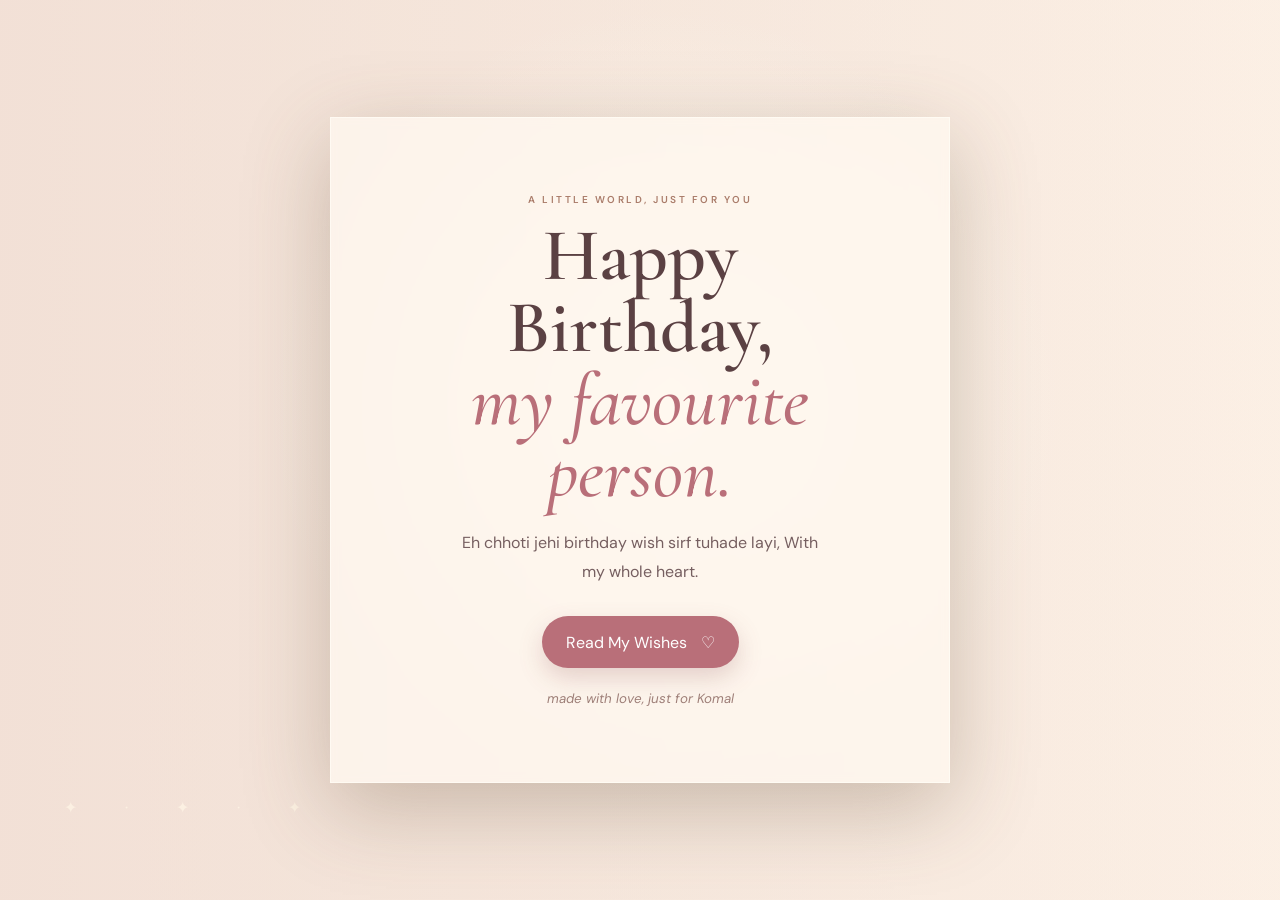
<file: public/index.html>
<!doctype html>
<html lang="en"><head><meta charset="utf-8">
    <meta name="viewport" content="width=device-width,initial-scale=1,viewport-fit=cover"><meta name="theme-color" content="#f8ede3">
    <title>HBD ♡</title>
    <link rel="preconnect" href="https://fonts.googleapis.com">
    <link href="https://fonts.googleapis.com/css2?family=Cormorant+Garamond:ital,wght@0,500;0,600;1,500;1,600&family=DM+Sans:wght@400;500;600&display=swap" rel="stylesheet">
    <link rel="stylesheet" href="style.css">
</head>
<body>
    <div class="loading" id="loading">
        <span class="loader-flower">✦</span>
        <p>Preparing a little world of love…</p>
    </div>
    <main id="experience">
<section class="screen welcome active" data-screen="welcome">
    <div class="veil"></div>
    <div class="petals">✦　·　✦　·　✦</div>
    <div class="welcome-content">
    <p class="kicker">A LITTLE WORLD, JUST FOR YOU</p>
    <h1>Happy Birthday,<br><i>my favourite person.</i></h1>
    <p>Eh chhoti jehi birthday wish sirf tuhade layi, With my whole heart.</p>
    <button class="button" data-go="wishes">Read My Wishes <span>♡</span></button>
    <small>made with love, just for Komal</small>
</div>
</section>
<section class="screen wishes-screen" data-screen="wishes">
    <div class="wish-book">
        <div class="wish-top">
            <p class="kicker">WITH ALL MY HEART</p>
            <span id="wishCount">01 / 05</span>
        </div>
        <div class="wish-flower">✿</div>
        <article id="wishPage"></article>
        <div class="wish-nav">
            <button class="round" id="prevWish" aria-label="Previous wish">←</button>
            <button class="button" id="nextWish">Turn the page <span>→</span></button>
        </div>
    </div>
</section>
<section class="screen final-screen" data-screen="final">
    <div class="final-book">
        <div class="final-flowers">✿　❀　✦　❀　✿</div>
        <p class="kicker">ONE LAST THING</p>
        <h2>One Last Thing,<br><i>My Love…</i></h2>
        <div class="letter">
            <p>Happy birthday once again, Komal.</p>
            <p>Main dil ton dua kardi aa ke tuhada eh birthday year khushiyan, success, changi sehat, sukoon te bohot sohne mauke leke aave. Mainu pta mai tuhanu bohut hust kita a komal but truly saying mere kolo door noi reha janda jdo nhi krde tusi gl fr tension ho jandi aa. dil krda a ki tusi gl krlo specially odo jdo tusi gussa hunde o. Main tuhanu bohot pyaar kardi aa, te je ho ske te mainu maaf krdo please.</p>
            <p>I respect your feelings je tuhanu lgda mai inni jyada galt aa te de do sja, I'm ready. pr please shad k na jayeo. I will not force ki tusi gl kro, koi ni mai wait kroongi tuhada.  Main bas eh chahundi aa ke tu hamesha khush ravo.</p>
            <p class="closing">Happy Birthday, Komal. ♡<br><br>Tuhadi zindagi ohna sariyan sohnian cheezan naal bhari rave, jinna da tuhada dil supna dekhda aa.<br><br>Kal nu jo vi hove pta nhi tusi gl kroge k nhi pr main hamesha tuhadi khushi layi dua karoongi.<br><br><i>With all my love.</i></p>
        </div>
        <button class="replay" data-go="welcome">↺ Begin again</button>
    </div>
</section>
</main>
<script src="script.js">
    
</script>
</body>
</html>
</file>
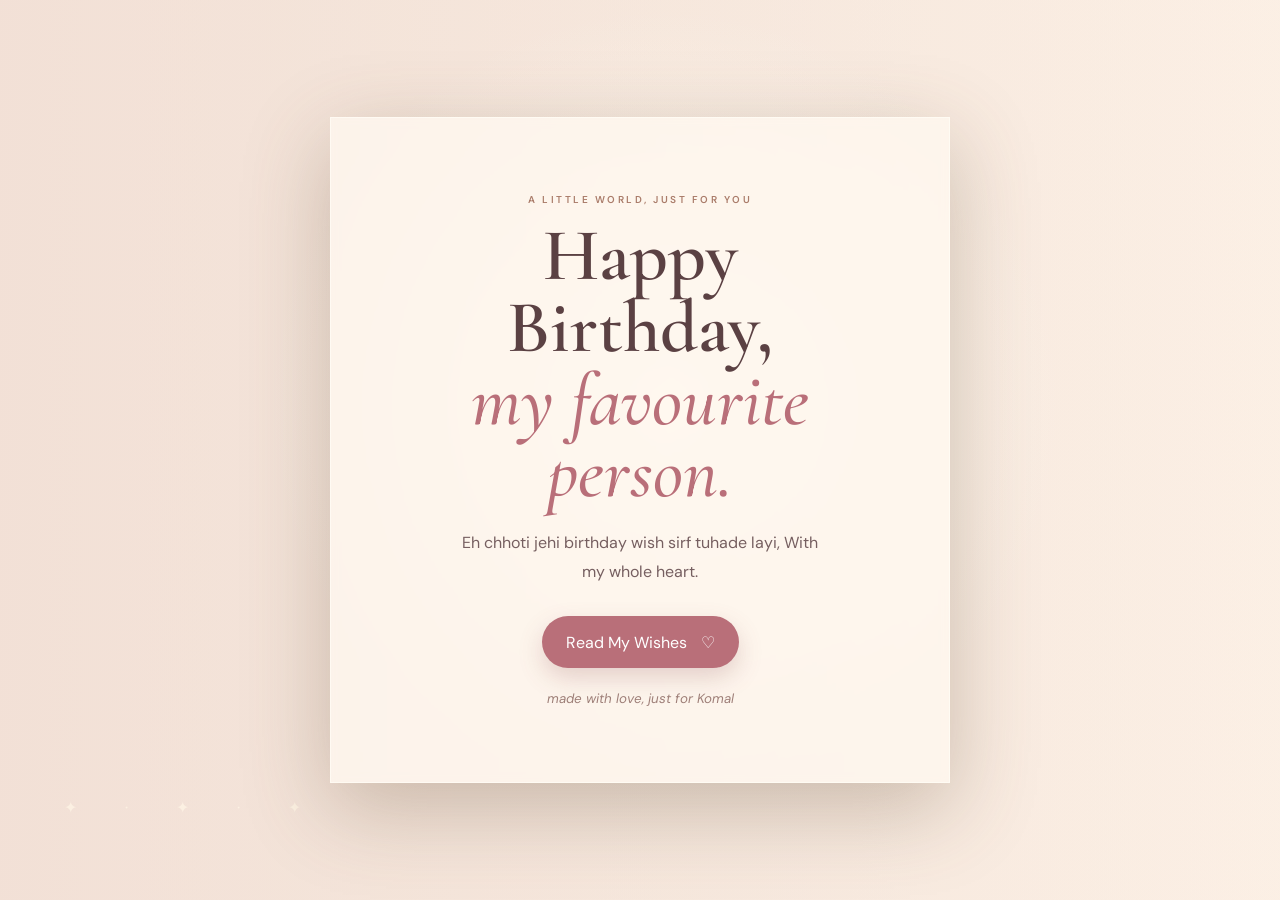
<file: public/birthday.html>
<!doctype html>
<html lang="en">
    <head>
        <meta charset="utf-8">
        <meta name="viewport" content="width=device-width,initial-scale=1,viewport-fit=cover">
        <meta name="theme-color" content="#f8ede3">
        <title>HBD ♡</title>
        <link rel="preconnect" href="https://fonts.googleapis.com">
        <link href="https://fonts.googleapis.com/css2?family=Cormorant+Garamond:ital,wght@0,500;0,600;1,500;1,600&family=DM+Sans:wght@400;500;600&display=swap" rel="stylesheet">
        <link rel="stylesheet" href="style.css">
    </head>
<body>
    <div class="loading" id="loading">
        <span class="loader-flower">✦</span>
        <p>Preparing a little world of love…</p>
    </div>
    <main id="experience">
<section class="screen welcome active" data-screen="welcome">
    <div class="veil"></div>
    <div class="petals">✦　·　✦　·　✦</div>
    <div class="welcome-content">
    <p class="kicker">A LITTLE WORLD, JUST FOR YOU</p>
    <h1>Happy Birthday,<br><i>my favourite person.</i></h1>
    <p>Eh chhoti jehi birthday wish sirf tuhade layi, With my whole heart.</p>
    <button class="button" data-go="wishes">Read My Wishes <span>♡</span></button>
    <small>made with love, just for Komal</small>
</div>
</section>
<section class="screen wishes-screen" data-screen="wishes"><div class="wish-book"><div class="wish-top"><p class="kicker">WITH ALL MY HEART</p><span id="wishCount">01 / 05</span></div><div class="wish-flower">✿</div><article id="wishPage"></article><div class="wish-nav"><button class="round" id="prevWish" aria-label="Previous wish">←</button><button class="button" id="nextWish">Turn the page <span>→</span></button></div></div></section>
<section class="screen final-screen" data-screen="final"><div class="final-book"><div class="final-flowers">✿　❀　✦　❀　✿</div><p class="kicker">ONE LAST THING</p><h2>One Last Thing,<br><i>My Love…</i></h2><div class="letter"><p>Happy birthday once again, Komal.</p><p>Main dil ton dua kardi aa ke tuhada eh birthday year khushiyan, success, changi sehat, sukoon te bohot sohne mauke leke aave. Mainu pta mai tuhanu bohut hust kita a komal but truly saying mere kolo door noi reha janda jdo nhi krde tusi gl fr tension ho jandi aa. dil krda a ki tusi gl krlo specially odo jdo tusi gussa hunde o. Main tuhanu bohot pyaar kardi aa, te je ho ske te mainu maaf krdo please.</p><p>i respect your feelings je tuhanu lgda mai inni jyada galt aa te de do sja, I'm ready. pr please shad k na jayeo. I will not force ki tusi gl kro, koi ni mai wait kroongi tuhada. Main bas eh chahundi aa ke tu hamesha khush ravo.</p><p class="closing">Happy Birthday, Komal. ♡<br><br>Tuhadi zindagi ohna sariyan sohnian cheezan naal bhari rave, jinna da tuhada dil supna dekhda aa.<br><br>Kal nu jo vi hove pta nhi tusi gl kroge k nhi pr main hamesha tuhadi khushi layi dua karoongi.<br><br><i>With all my love.</i></p></div><button class="replay" data-go]="welcome">↺ Begin again</button></div></section>
</main>
<script src="script.js">
    
</script>
</body>
</html>
</file>
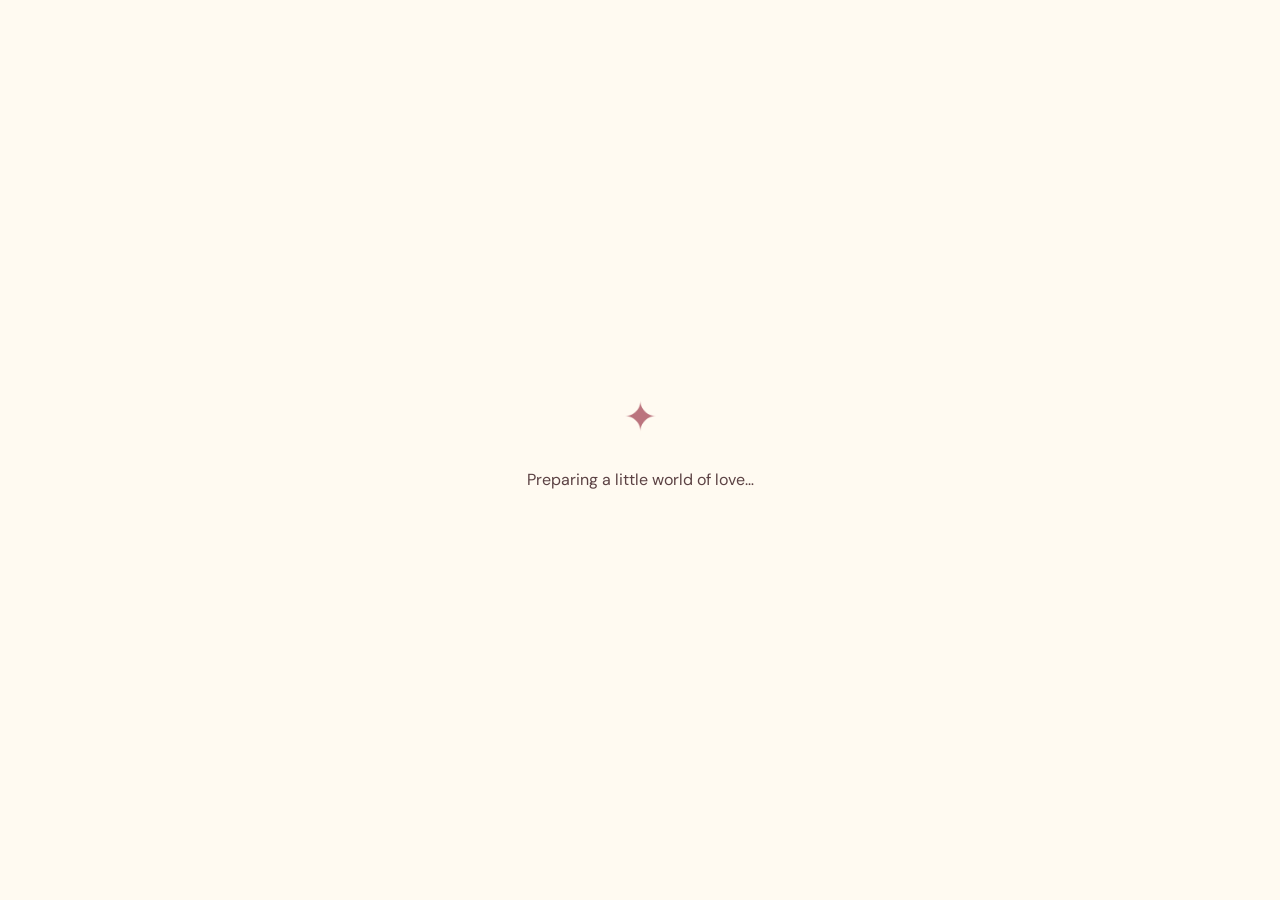
<file: public/book.html>
<!doctype html>
<html lang="en">
<head>
    <meta charset="utf-8">
    <meta http-equiv="refresh" content="0;url=index.html">
    <title>Komal's Story</title>
</head>
<body>
    <p><a href="index.html">Open the story</a></p>
</body>
</html>
</file>
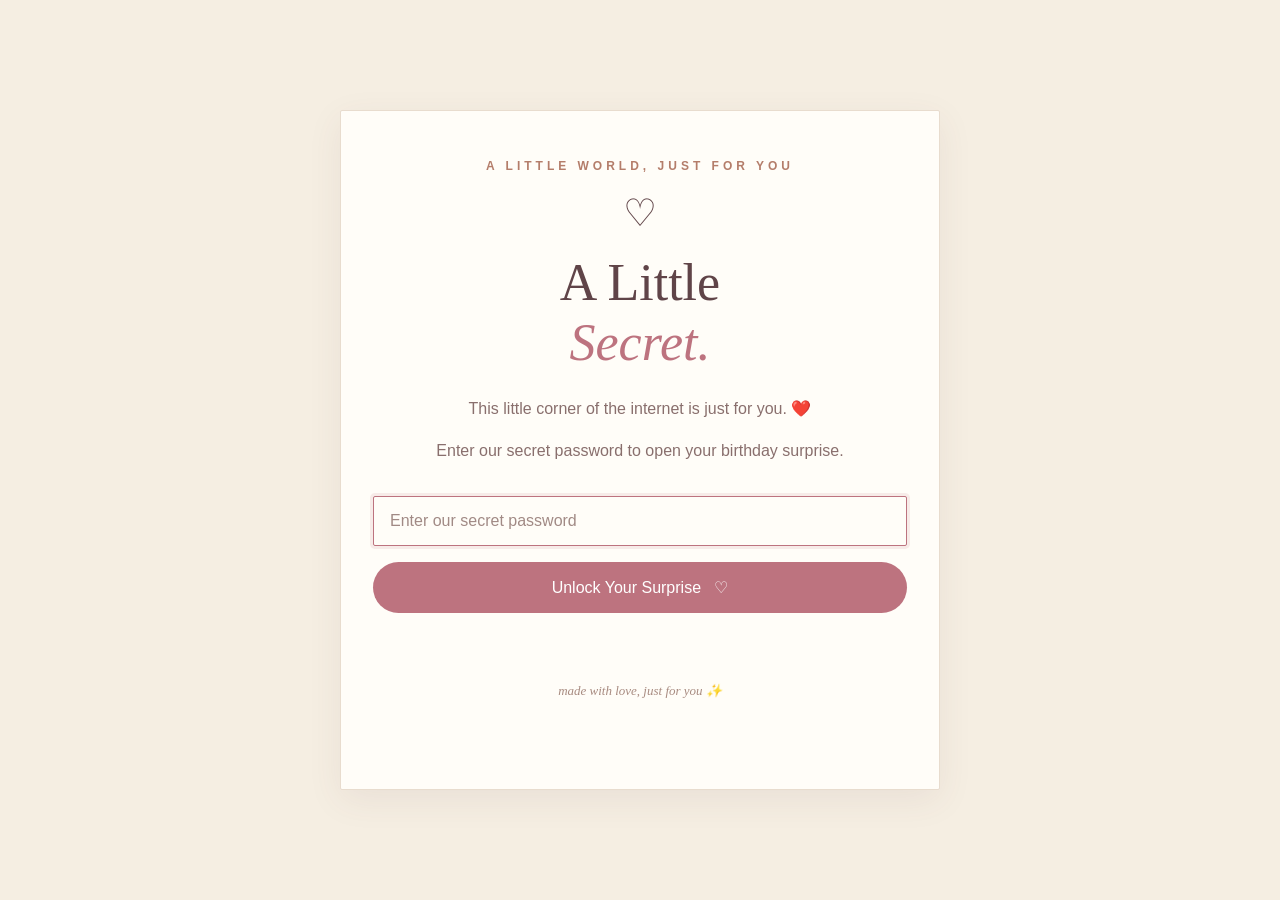
<file: public/password.html>
<!DOCTYPE html>
<html lang="en">
<head>
  <meta charset="UTF-8">
  <meta name="viewport" content="width=device-width, initial-scale=1.0">

  <title>A Little Secret ❤️</title>

  <style>
    * {
      box-sizing: border-box;
    }

    body {
      margin: 0;
      min-height: 100vh;
      display: flex;
      align-items: center;
      justify-content: center;
      padding: 24px;

      font-family: Georgia, "Times New Roman", serif;
      color: #604448;

      background: #F5EEE2;
    }

    .card {
      width: 100%;
      max-width: 600px;
      padding: 48px 32px;
      text-align: center;

      background: #FFFDF8;
      border: 1px solid #E8DCCE;
      border-radius: 2px;

      box-shadow: 0 10px 35px rgba(96, 68, 72, 0.08);
    }

    .eyebrow {
      margin-bottom: 18px;
      color: #B47D6A;
      font-family: Arial, sans-serif;
      font-size: 12px;
      font-weight: 600;
      letter-spacing: 4px;
      text-transform: uppercase;
    }

    .heart {
      margin-bottom: 18px;
      font-size: 38px;
    }

    h1 {
      margin: 0 0 22px;
      color: #604448;
      font-size: clamp(36px, 8vw, 52px);
      font-weight: normal;
      line-height: 1.15;
    }

    h1 span {
      color: #BD737F;
      font-style: italic;
    }

    p {
      margin: 14px 0;
      color: #896F6D;
      font-family: Arial, sans-serif;
      font-size: 16px;
      line-height: 1.8;
    }

    form {
      margin-top: 30px;
    }

    input {
      display: block;
      width: 100%;
      padding: 15px 16px;

      background: #FFFDF8;
      border: 1px solid #D7B8B4;
      border-radius: 2px;

      color: #604448;
      font-family: Arial, sans-serif;
      font-size: 16px;
      outline: none;

      transition: border-color 0.2s, box-shadow 0.2s;
    }

    input::placeholder {
      color: #A18A85;
    }

    input:focus {
      border-color: #BD737F;
      box-shadow: 0 0 0 3px rgba(189, 115, 127, 0.13);
    }

    button {
      display: block;
      width: 100%;
      margin-top: 16px;
      padding: 16px;

      background: #BD737F;
      border: none;
      border-radius: 40px;

      color: white;
      font-family: Arial, sans-serif;
      font-size: 16px;
      font-weight: 500;

      cursor: pointer;
      transition: background 0.2s, transform 0.2s;
    }

    button:hover {
      background: #A96170;
      transform: translateY(-1px);
    }

    button:focus-visible {
      outline: 2px solid #604448;
      outline-offset: 4px;
    }

    #message {
      min-height: 24px;
      margin-top: 18px;
      color: #A96170;
      font-family: Arial, sans-serif;
      font-size: 14px;
      line-height: 1.5;
    }

    .footer {
      margin-top: 28px;
      color: #A88B80;
      font-size: 13px;
      font-style: italic;
    }

    @media (max-width: 480px) {
      .card {
        padding: 36px 22px;
      }

      p {
        font-size: 15px;
      }
    }
  </style>
</head>

<body>
  <main class="card">

    <div class="eyebrow">A little world, just for you</div>

    <div class="heart">♡</div>

    <h1>
      A Little<br>
      <span>Secret.</span>
    </h1>

    <p>
      This little corner of the internet is just for you. ❤️
    </p>

    <p>
      Enter our secret password to open your birthday surprise.
    </p>

    
<form id="password-form" method="post" action="/__birthday-login">
  <input
    id="password"
    type="password"
    name="password"
    placeholder="Enter our secret password"
    autocomplete="current-password"
    required
    autofocus
  >

  <button type="submit">
    Unlock Your Surprise &nbsp; ♡
  </button>
</form>
<div id="message" role="status" aria-live="polite"></div>
    <div class="footer">
      made with love, just for you ✨
    </div>



<div id="message" role="status" aria-live="polite"></div>
  

  </main>

  
</body>
</html>
</file>
<file: public/style.css>
:root
{
    --cream:#fffaf1;
    --ink:#5b4143;
    --rose:#b96f79;
    --deep:#86515a;
    --gold:#c99b58;
    --paper:#fff9ec
}
*
{
    box-sizing:border-box
}
html,body,#experience
{
    margin:0;min-height:100%;overflow-x:hidden
}
body
{
    font-family:"DM Sans",sans-serif;color:var(--ink);background:var(--cream)}
    button 
    {
        font:inherit;border:0;cursor:pointer
    }
    .screen
    {
        display:none;min-height:100svh;position:relative;isolation:isolate
    }
    .screen.active
    {
        display:grid
    }
    .loading
    {
        position:fixed;
        inset:0;
        z-index:50;
        display:grid;
        place-content:center;
        gap:12px;
        text-align:center;
        background:var(--cream);
        transition:opacity .5s,visibility .5s
    }
    .loading.done
    {
        opacity:0;
        visibility:hidden
    }
    .loader-flower
    {
        font:2.5rem "Cormorant Garamond";
        color:var(--rose);
        animation:pulse 1s infinite
    }
    .kicker
    {
        margin:0 0 14px;
        color:#aa7c6a;
        font-size:10px;
        font-weight:600;
        letter-spacing:2.5px
    }
    .button
    {
        display:inline-flex;
        align-items:center;
        justify-content:center;
        gap:14px;
        min-height:52px;
        padding:14px 24px;
        border-radius:99px;
        background:var(--rose);color:#fff;
        box-shadow:0 10px 25px #8f53583b;
        transition:transform .50s,background .50s
    }
    .button:active
    {
        transform:scale(.97)
    }
    .button:hover
    {
        background:var(--deep)
    }
    h1,h2,strong
    {
        font-family:"Cormorant Garamond",serif;
        font-weight:600
    }
    i
    {
        color:var(--rose);
        font-weight:500
    }
    .welcome
    {
        place-items:center;
        padding:25px;
        background:linear-gradient(90deg,#e7d5c4aa,#f7e3d7a1),url('https://images.unsplash.com/photo-1497250681960-ef046c08a56e?auto=format&fit=crop&w=1800&q=80') center/cover
    }
    .veil
    {
        position:absolute;
        inset:0;
        background:radial-gradient(circle at 52% 45%,#fff9efc9,transparent 48%),linear-gradient(90deg,#f4e0d8a5,#fff7ed52)
    }
    .welcome-content
    {
        z-index:1;
        width:min(620px,100%);
        padding:clamp(35px,7vw,75px) clamp(22px,8vw,80px);
        text-align:center;
        border:1px solid #fffdf5b8;
        background:#fff9f0bd;
        box-shadow:0 25px 80px #624c354d;
        backdrop-filter:blur(5px)
    }
    .welcome h1
    {
        margin:0 0 19px;
        font-size:clamp(42px,7vw,74px);
        line-height:.98
    }
    .welcome-content>p:not(.kicker)
    {
        margin:0 auto 30px;
        max-width:380px;
        line-height:1.8;
        color:#765f60
    }
    .welcome small{
        display:block;
        margin-top:22px;
        color:#9e7f78;
        font-style:italic
    }
    .petals
    {
        position:absolute;
        z-index:1;
        bottom:9%;
        left:5%;
        color:#fff7e7b3;
        letter-spacing:16px;
        animation:drift 10s ease-in-out infinite
    }
    .room-screen
    {
        background:#ead9cc;
        overflow:hidden
    }
    .room-scene
    {
        height:100svh;
        min-height:650px;
        position:relative;
        transform-origin:56% 65%;
        background:linear-gradient(100deg,#fcf1e9 0 51%,#ebcfc9 51% 100%)
    }
    .room-scene:before
    {
        content:"";
        position:absolute;
        z-index:-1;
        inset:0;
        background:linear-gradient(90deg,transparent 50.5%,#cba79d 50.6%,transparent 51.4%)
    }
    .sunbeam
    {
        position:absolute;
        right:13%;
        top:0;
        width:34%;
        height:76%;
        background:linear-gradient(120deg,#fff9d870,transparent 66%);
        clip-path:polygon(30% 0,100% 0,60% 100%,0 100%)
    }
    .moulding{position:absolute;left:5%;width:38%;height:4px;background:#e5d0c2}.m1{top:11%}.m2{top:15%}.window{position:absolute;top:8%;right:8%;width:min(40vw,540px);height:42%;overflow:hidden;border:12px solid #fff8eb;box-shadow:0 8px 22px #7a554236;background:#d7dcae}.landscape{position:absolute;inset:0;background:linear-gradient(#f2c8b4 0 48%,#d9d6a4 49% 58%,#81946f 59%)}.landscape:after{content:"";position:absolute;bottom:-5%;left:-5%;width:115%;height:37%;background:#71866a;clip-path:polygon(0 100%,0 65%,12% 25%,21% 78%,35% 18%,50% 70%,65% 14%,82% 75%,94% 30%,100% 65%,100% 100%)}.pane{position:absolute;background:#fff8ea99}.vertical{inset:0 auto 0 49%;width:8px}.horizontal{inset:49% 0 auto 0;height:8px}.curtain{position:absolute;z-index:1;top:-4%;width:17%;height:110%;background:linear-gradient(90deg,#d49399,#f0c5bf,#c7828d);opacity:.75}.curtain.left{left:-8%;border-radius:0 0 40% 0}.curtain.right{right:-8%;border-radius:0 0 0 40%}.room-copy{position:absolute;top:29%;left:7%;width:38%;max-width:480px}.room-copy h2{margin:0 0 12px;font-size:clamp(38px,5vw,70px);line-height:.9}.room-copy>p:last-child{font-size:clamp(12px,1.5vw,16px);line-height:1.7;color:#80676a}.plant{position:absolute;right:4%;bottom:25%;font-size:80px;color:#678064;filter:drop-shadow(5px 7px 3px #5c463442)}.floor{position:absolute;z-index:-1;inset:auto 0 0;height:29%;background:repeating-linear-gradient(1deg,#c79b7e 0 2px,#d8b69f 3px 54px);border-top:8px solid #c09a84}.table{position:absolute;bottom:9%;left:50%;width:min(68%,850px);height:19%;transform:translateX(-50%)}.tabletop{position:absolute;z-index:2;width:100%;height:21px;border-radius:8px;background:linear-gradient(#bd8567,#87563f);box-shadow:0 10px 12px #5637214a}.tablefront{position:absolute;top:17px;left:4%;width:92%;height:74%;background:repeating-linear-gradient(100deg,#a96d4f 0 4px,#bd8464 6px 14px);clip-path:polygon(0 0,100% 0,93% 100%,7% 100%)}.table i,.table b{position:absolute;bottom:0;width:8%;height:25px;background:#84513c}.table i{left:10%}.table b{right:10%}.book-wrap{position:absolute;z-index:5;left:50%;bottom:calc(9% + 9%);width:240px;height:230px;transform:translateX(-50%);background:none;perspective:900px}.book-shadow{position:absolute;bottom:10px;left:28px;width:185px;height:40px;border-radius:50%;background:#4a2c2542;filter:blur(8px)}.book-object{position:absolute;inset:13px 48px 15px 42px;display:block;transform:rotate(-7deg);transform-style:preserve-3d;filter:drop-shadow(8px 12px 5px #4d292a68);transition:transform 1.15s cubic-bezier(.2,.8,.2,1)}.page-block{position:absolute;inset:5px -10px -2px 9px;border:1px solid #d2c0a4;border-radius:3px 7px 7px 3px;background:repeating-linear-gradient(0deg,#fff9e8 0 3px,#d6c5a9 4px,#fff9e8 6px)}.cover{position:absolute;inset:0;display:flex;flex-direction:column;align-items:center;justify-content:center;gap:5px;border:2px solid #b66e78;border-radius:4px 8px 8px 4px;color:#fceccf;background:linear-gradient(135deg,#d88f91,#a65d70);box-shadow:inset 6px 0 #71435642;transform-origin:left;transition:transform 1.1s cubic-bezier(.5,0,.15,1)}.cover:before{content:"";position:absolute;inset:8px;border:1px solid #e8c481;border-radius:3px 5px 5px 3px}.cover>*{z-index:1}.cover small{font-size:5px;letter-spacing:1px}.cover strong{font-size:31px;line-height:.75;font-style:italic}.book-object.opened{transform:scale(2.1) rotate(0)}.book-object.opened .cover{transform:rotateY(-154deg)}.tap-note,.room-footer{position:absolute;z-index:5;margin:0;text-align:center;color:#765d5c}.tap-note{bottom:5%;left:0;right:0;font-size:12px;letter-spacing:.7px}.room-footer{right:3%;bottom:2%;font:italic 13px "Cormorant Garamond"}.approach{animation:approach 1.8s ease-in-out forwards}
.chapter-screen{place-items:center;overflow:hidden;background:#453d3d}.chapter-bg{position:absolute;inset:0;background-position:center;background-size:cover}.chapter-bg:after{content:"";position:absolute;inset:0;background:linear-gradient(90deg,#271f1eaf,transparent 80%),linear-gradient(0deg,#271d1b81,transparent 55%)}.baby{background-image:url('https://images.unsplash.com/photo-1544776527-108a2a47fc14?auto=format&fit=crop&w=1500&q=85')}.childhood{background-image:url('https://images.unsplash.com/photo-1502082553048-f009c37129b9?auto=format&fit=crop&w=1500&q=85')}.school{background-image:url('https://images.unsplash.com/photo-1509062522246-3755977927d7?auto=format&fit=crop&w=1500&q=85')}.motorcycle{background-image:url('https://images.unsplash.com/photo-1558981806-ec527fa84c39?auto=format&fit=crop&w=1500&q=85')}.village{background-image:url('https://images.unsplash.com/photo-1606067490798-2a5a24a7d6aa?auto=format&fit=crop&w=1500&q=85')}.sunset{background-image:url('https://images.unsplash.com/photo-1496449903678-68ddcb189a24?auto=format&fit=crop&w=1500&q=85')}.rooftop{background-image:url('https://images.unsplash.com/photo-1519608487953-e999c86e7454?auto=format&fit=crop&w=1500&q=85')}.phone{background-image:url('https://images.unsplash.com/photo-1529333166437-7750a6dd5a70?auto=format&fit=crop&w=1500&q=85')}.college{background-image:url('https://images.unsplash.com/photo-1562774053-701939374585?auto=format&fit=crop&w=1500&q=85')}.together{background-image:url('https://images.unsplash.com/photo-1519741497674-611481863552?auto=format&fit=crop&w=1500&q=85')}.story-panel{z-index:2;width:min(600px,90%);margin:0 auto 0 8%;padding:clamp(28px,5vw,55px);color:#fff8ed;background:#422e2a94;border-left:1px solid #f3dbbd8c;box-shadow:0 20px 60px #100a094f;backdrop-filter:blur(5px)}.chapter-number{font-size:10px;letter-spacing:2px;color:#e6bd85}.story-panel h2{margin:0 0 16px;font-size:clamp(37px,5vw,65px);line-height:.93}.story-copy{margin:0;line-height:1.85;font-size:clamp(14px,1.5vw,17px);color:#fff8ed}.light{margin-top:28px;background:#f5e8d7;color:#754c51}.scene-dots{margin-top:25px;display:flex;gap:5px}.scene-dots i{width:5px;height:5px;border-radius:50%;background:#e5c69d66}.scene-dots .on{width:19px;border-radius:5px;background:#e5c69d}.skip{position:absolute;right:18px;bottom:18px;z-index:3;padding:9px;background:#ffffff26;color:#fff;border-bottom:1px solid #fff8}.return-screen{place-items:center;overflow:hidden;background:#ecd9ce}.return-room{position:absolute;inset:0;background:linear-gradient(100deg,#f9eee5 0 54%,#dfc4bd 54%)}.return-window{position:absolute;right:8%;top:8%;width:35%;height:42%;border:11px solid #fff9eb;background:linear-gradient(#f5ceb7 0 50%,#8c9f78 51%)}.return-table{position:absolute;bottom:12%;left:13%;width:74%;height:14%;background:linear-gradient(#b6785c 0 15%,#986046 16% 90%,transparent 91%);clip-path:polygon(0 0,100% 0,94% 100%,6% 100%)}.open-book{position:absolute;left:50%;bottom:22%;display:flex;width:min(500px,80vw);height:250px;transform:translateX(-50%) perspective(700px) rotateX(25deg);filter:drop-shadow(0 18px 9px #56382b4a)}.open-page{flex:1;padding:28px 20px;background:#fff9e8;color:#765756;text-align:center}.left-page{border-radius:7px 0 0 7px;background:linear-gradient(100deg,#eee1ca,#fff9e8 25%)}.right-page{border-radius:0 7px 7px 0}.open-page span{color:#c69274;font-size:26px}.open-page h2{font-size:clamp(24px,3vw,36px);line-height:.95}.open-page p,.open-page small{font:italic 15px "Cormorant Garamond";line-height:1.4}.return-message{z-index:2;align-self:end;width:min(550px,90%);margin-bottom:4%;text-align:center}.return-message h2{font-size:clamp(28px,4vw,48px);line-height:1;margin:0 0 18px}.wishes-screen{place-items:center;padding:25px;background:radial-gradient(circle at 10% 20%,#e8c3c0,transparent 25%),radial-gradient(circle at 90% 80%,#b6c1a8,transparent 30%),#f6e9dd}.wish-book{position:relative;width:min(720px,100%);min-height:min(700px,86svh);padding:clamp(30px,8vw,80px);background:var(--paper);box-shadow:0 24px 70px #8a665154;border:1px solid #e5d5be}.wish-book:before{content:"";position:absolute;inset:12px;border:1px solid #dfc48f;pointer-events:none}.wish-top{display:flex;justify-content:space-between;align-items:center}.wish-top span{font-size:11px;color:#a68072}.wish-flower{text-align:center;margin:6vh 0 18px;font-size:43px;color:#c89986}#wishPage{min-height:230px;text-align:center;display:grid;align-content:center}#wishPage h2{margin:0 0 18px;font-size:clamp(40px,6vw,62px);line-height:.9}#wishPage p{max-width:470px;margin:auto;line-height:1.9;color:#775f61}.wish-nav{position:relative;z-index:1;display:flex;justify-content:space-between;align-items:center;margin-top:5vh}.round{width:44px;height:44px;border-radius:50%;background:#ead6c9;color:#795c5e}.round:disabled{opacity:.25}.final-screen{place-items:center;padding:28px;background:linear-gradient(130deg,#dfc4bb,#f9eee1 45%,#aab79b)}.final-book{position:relative;width:min(770px,100%);padding:clamp(33px,7vw,75px);text-align:center;background:#fff9eb;box-shadow:0 20px 65px #5039316b;border:1px solid #ead6b1}.final-book:before{content:"";position:absolute;inset:12px;border:1px solid #e0bd81;pointer-events:none}.final-flowers{color:#ca9688;letter-spacing:5px}.final-book h2{margin:12px 0 22px;font-size:clamp(37px,6vw,65px);line-height:.9}.letter{max-width:590px;margin:auto;text-align:left;font:italic clamp(16px,2vw,18px)/1.65 "Cormorant Garamond";color:#704f52}.closing{text-align:center;margin-top:26px}.replay{margin-top:14px;padding:12px;background:none;color:var(--rose);border-bottom:1px solid #d1a598}@keyframes approach{to{transform:scale(1.45) translateY(8%)}}@keyframes drift{50%{transform:translate(20px,-25px)}}@keyframes pulse{50%{transform:scale(1.2);opacity:.6}}@media(max-width:650px){.welcome-content{padding:50px 25px}.room-copy{top:20%;left:7%;width:42%}.room-copy h2{font-size:38px}.window{width:48%;height:32%;right:4%;top:6%;border-width:7px}.plant{font-size:52px;right:0}.table{width:94%;height:17%;bottom:13%}.book-wrap{bottom:19%}.room-footer{display:none}.book-object.opened{transform:scale(1.75)}.story-panel{width:88%;margin:0 6%;padding:28px 24px}.story-copy{line-height:1.7}.open-book{height:185px;bottom:30%}.open-page{padding:18px 10px}.open-page p,.open-page small{font-size:12px}.return-message{margin-bottom:8%}.wish-book{min-height:78svh}.wish-flower{margin:4vh 0 14px}.final-book{padding:38px 25px}.chapter-bg{background-position:center}}@media(prefers-reduced-motion:reduce){*,*:before,*:after{animation-duration:.01ms!important;transition-duration:.01ms!important;scroll-behavior:auto!important}}
.chapter-bg.illustrated{background-image:radial-gradient(circle at 73% 22%,#ffe7a8 0 7%,transparent 7.5%),linear-gradient(#f5b6a8 0 53%,#d8ac88 54% 100%)}.chapter-bg.illustrated:after{background:linear-gradient(90deg,#3823249c,transparent 80%),linear-gradient(0deg,#422b2969,transparent 55%)}.cinematic-stage{position:absolute;inset:0;z-index:1;overflow:hidden;animation:cinematic-pan 11s ease-in-out infinite alternate}.scene-sky,.scene-hills,.scene-house,.scene-road,.scene-stars,.character,.baby-bundle,.prop{position:absolute}.scene-sky{inset:0;background:linear-gradient(#eba99f,#f8c69d 54%,#d4b184 55%)}.scene-hills{left:-10%;bottom:19%;width:120%;height:32%;background:#79906e;clip-path:polygon(0 100%,0 52%,12% 21%,22% 73%,37% 18%,53% 64%,71% 17%,86% 70%,100% 29%,100% 100%)}.scene-road{bottom:0;left:28%;width:60%;height:29%;background:#bd9a83;clip-path:polygon(38% 0,62% 0,100% 100%,0 100%)}.scene-house{display:none;right:7%;bottom:20%;width:27%;height:31%;background:#e8d5b7;border:5px solid #b9826e;box-shadow:inset 0 -55px #cd9f83}.scene-house:before{content:"";position:absolute;top:-40px;left:-10%;width:120%;height:48px;background:#aa6d5c;clip-path:polygon(50% 0,100% 100%,0 100%)}.scene-stars{display:none;top:10%;left:10%;color:#fff7cc;font-size:20px;letter-spacing:15px;animation:twinkle 2s infinite}.character{display:none;bottom:22%;width:92px;height:170px;filter:drop-shadow(7px 12px 4px #39232046);animation:character-breathe 3s ease-in-out infinite}.character i{position:absolute;z-index:2;top:0;left:21px;width:48px;height:48px;border-radius:50%;background:#b97852}.character b{position:absolute;bottom:0;left:9px;width:75px;height:124px;border-radius:38px 38px 9px 9px;background:#466574}.character.komal i:before{content:"";position:absolute;top:-14px;left:-5px;width:58px;height:30px;border-radius:30px 30px 7px 7px;background:#304c78}.character.girl i:before{content:"";position:absolute;inset:-7px -5px 10px;background:#442e2c;border-radius:50%}.character.girl b{background:#d17482}.character.dad i:before{content:"";position:absolute;top:-14px;left:-5px;width:58px;height:30px;border-radius:30px 30px 7px 7px;background:#b76647}.character.mum b{background:#c67966}.character.brother{transform:scale(.7);transform-origin:bottom}.baby-bundle{display:none;bottom:24%;left:50%;width:70px;height:50px;border-radius:50% 50% 40% 40%;background:#f8e5d1;color:#ce9e9b;text-align:center;padding-top:13px;box-shadow:0 4px 9px #59312942}.prop{display:none}.baby .mum{display:block;left:33%;bottom:22%}.baby .dad{display:block;left:55%;bottom:22%}.baby .brother{display:block;left:72%;bottom:21%}.baby .baby-bundle{display:block}.home .scene-house,.school .scene-house,.college .scene-house{display:block}.home .komal{display:block;left:31%;bottom:22%;transform:scale(.72)}.home .brother{display:block;left:53%;bottom:22%}.school .komal{display:block;left:49%;bottom:23%}.school .komal b:after{content:"";position:absolute;right:-22px;top:25px;width:31px;height:55px;border-radius:15px;background:#d78649}.school .prop{display:block;left:18%;bottom:23%;width:120px;height:95px;border:5px solid #cba371;background:#f5e6bb}.road .komal,.village .komal,.college .komal{display:block;left:38%;bottom:22%}.bike .prop{display:block;left:30%;bottom:19%;width:190px;height:60px;border-bottom:12px solid #303e4d;border-radius:50%;transform:skew(-14deg)}.bike .prop:before,.bike .prop:after{content:"";position:absolute;bottom:-18px;width:42px;height:42px;border:8px solid #26333d;border-radius:50%}.bike .prop:before{left:22px}.bike .prop:after{right:12px}.village .girl,.garden .girl,.rooftop .girl,.bedroom .girl,.college .girl,.golden .girl{display:block;right:25%;bottom:22%}.village .girl{right:15%;transform:scale(.75)}.garden .scene-house{display:block;left:8%;right:auto}.garden .komal{display:block;left:36%;bottom:22%}.garden .girl{right:36%;bottom:22%;transform:translateX(75px)}.rooftop .scene-sky{background:linear-gradient(#2e4169,#7a6685 55%,#d49b89)}.rooftop .scene-stars{display:block}.rooftop .scene-house{display:block;left:5%;bottom:20%;right:auto;width:30%}.rooftop .scene-house:after{content:"";position:absolute;left:145%;width:100%;height:100%;background:#e8d5b7;border:5px solid #b9826e}.rooftop .komal{display:block;left:19%;bottom:38%;transform:scale(.58)}.rooftop .girl{right:15%;bottom:38%;transform:scale(.58)}.bedroom .scene-house{display:block;left:12%;bottom:20%;width:76%;height:48%;background:#e7c9b8}.bedroom .komal{display:block;left:25%;bottom:23%}.bedroom .girl{right:24%;bottom:23%}.bedroom .prop{display:block;left:49%;bottom:42%;width:18px;height:35px;background:#303943;border:3px solid #f0c995;border-radius:4px}.college .prop{display:block;right:10%;bottom:22%;width:175px;height:76px;border-radius:32px 32px 10px 10px;background:#a9b1b2}.college .prop:before,.college .prop:after{content:"";position:absolute;bottom:-15px;width:32px;height:32px;border:7px solid #29373f;border-radius:50%}.college .prop:before{left:20px}.college .prop:after{right:20px}.golden .scene-sky{background:linear-gradient(#e9b072,#e5a178 55%,#906e65)}.golden .komal{display:block;left:39%;bottom:22%}.golden .girl{right:37%;bottom:22%;transform:translateX(72px)}.film-grain{position:absolute;inset:0;pointer-events:none;opacity:.12;background-image:radial-gradient(#fff 1px,transparent 1px);background-size:5px 5px;mix-blend-mode:overlay}@keyframes cinematic-pan{from{transform:scale(1) translateX(-1%)}to{transform:scale(1.08) translateX(2%)}}@keyframes character-breathe{50%{transform:translateY(-5px)}}@keyframes twinkle{50%{opacity:.4}}@media(max-width:650px){.cinematic-stage{animation-duration:12s}.story-panel{z-index:3}.character{transform:scale(.78);transform-origin:bottom}.baby .mum{left:18%}.baby .dad{left:46%}.baby .brother{left:70%}.garden .komal{left:24%}.garden .girl{right:23%}.golden .komal{left:24%}.golden .girl{right:22%}}
.story-illustration{display:block;width:100%;height:100%;object-fit:cover;animation:illustration-drift 9s ease-in-out infinite alternate}@keyframes illustration-drift{from{transform:scale(1.02) translateX(-1%)}to{transform:scale(1.1) translateX(2%)}}
.password-page{min-height:100svh;overflow:hidden;background:#f8e9df}.password-scene{position:relative;isolation:isolate;display:grid;min-height:100svh;place-items:center;padding:24px;background:linear-gradient(120deg,#e9cfc7c2,#f9ecddb5),url('https://images.unsplash.com/photo-1497250681960-ef046c08a56e?auto=format&fit=crop&w=1800&q=80') center/cover}.password-scene:before{content:"";position:absolute;z-index:-1;inset:0;background:radial-gradient(circle at 50% 45%,#fff9efc9,transparent 45%),linear-gradient(0deg,#6e474338,transparent 48%)}.password-card{width:min(510px,100%);padding:clamp(34px,8vw,70px) clamp(25px,9vw,76px);text-align:center;border:1px solid #fff9efb5;background:#fff9f0d6;box-shadow:0 26px 90px #5f3d3d52;backdrop-filter:blur(8px);transition:opacity .5s,transform .5s}.password-card h1{margin:0 0 18px;font-size:clamp(44px,8vw,66px);line-height:.9}.password-copy{max-width:360px;margin:0 auto 28px;line-height:1.75;color:#765f60}.password-card form{text-align:left}.password-card label{display:block;margin:0 0 8px;color:#9d746e;font-size:10px;font-weight:600;letter-spacing:2px}.password-field{display:flex;overflow:hidden;border:1px solid #d9bcb2;border-radius:10px;background:#fffdf7}.password-field input{width:100%;min-width:0;padding:15px 14px;border:0;outline:0;background:transparent;color:#573f41;font:inherit}.password-field input:focus{box-shadow:inset 0 0 0 2px #c78a91}.password-field button{padding:0 14px;background:transparent;color:#9a6470;font-size:12px;font-weight:600}.password-error{min-height:20px;margin:9px 0 3px;color:#a2485c;font-size:12px;line-height:1.45}.password-unlock{width:100%;margin-top:6px}.password-card small{display:block;margin-top:22px;color:#9e7f78;font-style:italic}.floating-hearts{position:absolute;z-index:-1;bottom:9%;left:6%;color:#fff7e7c9;font-size:22px;letter-spacing:13px;animation:drift 10s ease-in-out infinite}.password-glow{position:absolute;z-index:-1;width:270px;height:270px;border-radius:50%;filter:blur(45px);opacity:.55;animation:password-glow 7s ease-in-out infinite alternate}.glow-one{top:-90px;left:-90px;background:#f2aab1}.glow-two{right:-80px;bottom:-100px;background:#d6b480;animation-delay:-3s}.unlocking .password-card{opacity:0;transform:scale(1.04)}.unlocking .password-scene:after{content:"";position:absolute;inset:0;background:#fff8ee;animation:unlock-fade .65s ease forwards}@keyframes password-glow{to{transform:translate(40px,30px) scale(1.15);opacity:.75}}@keyframes unlock-fade{to{opacity:1}}@media(max-width:650px){.password-card{padding:48px 25px}.password-copy{font-size:14px}.floating-hearts{left:-30px;white-space:nowrap}}@media(prefers-reduced-motion:reduce){.password-glow,.floating-hearts{animation:none}.password-card{transition:none}}
</file>
